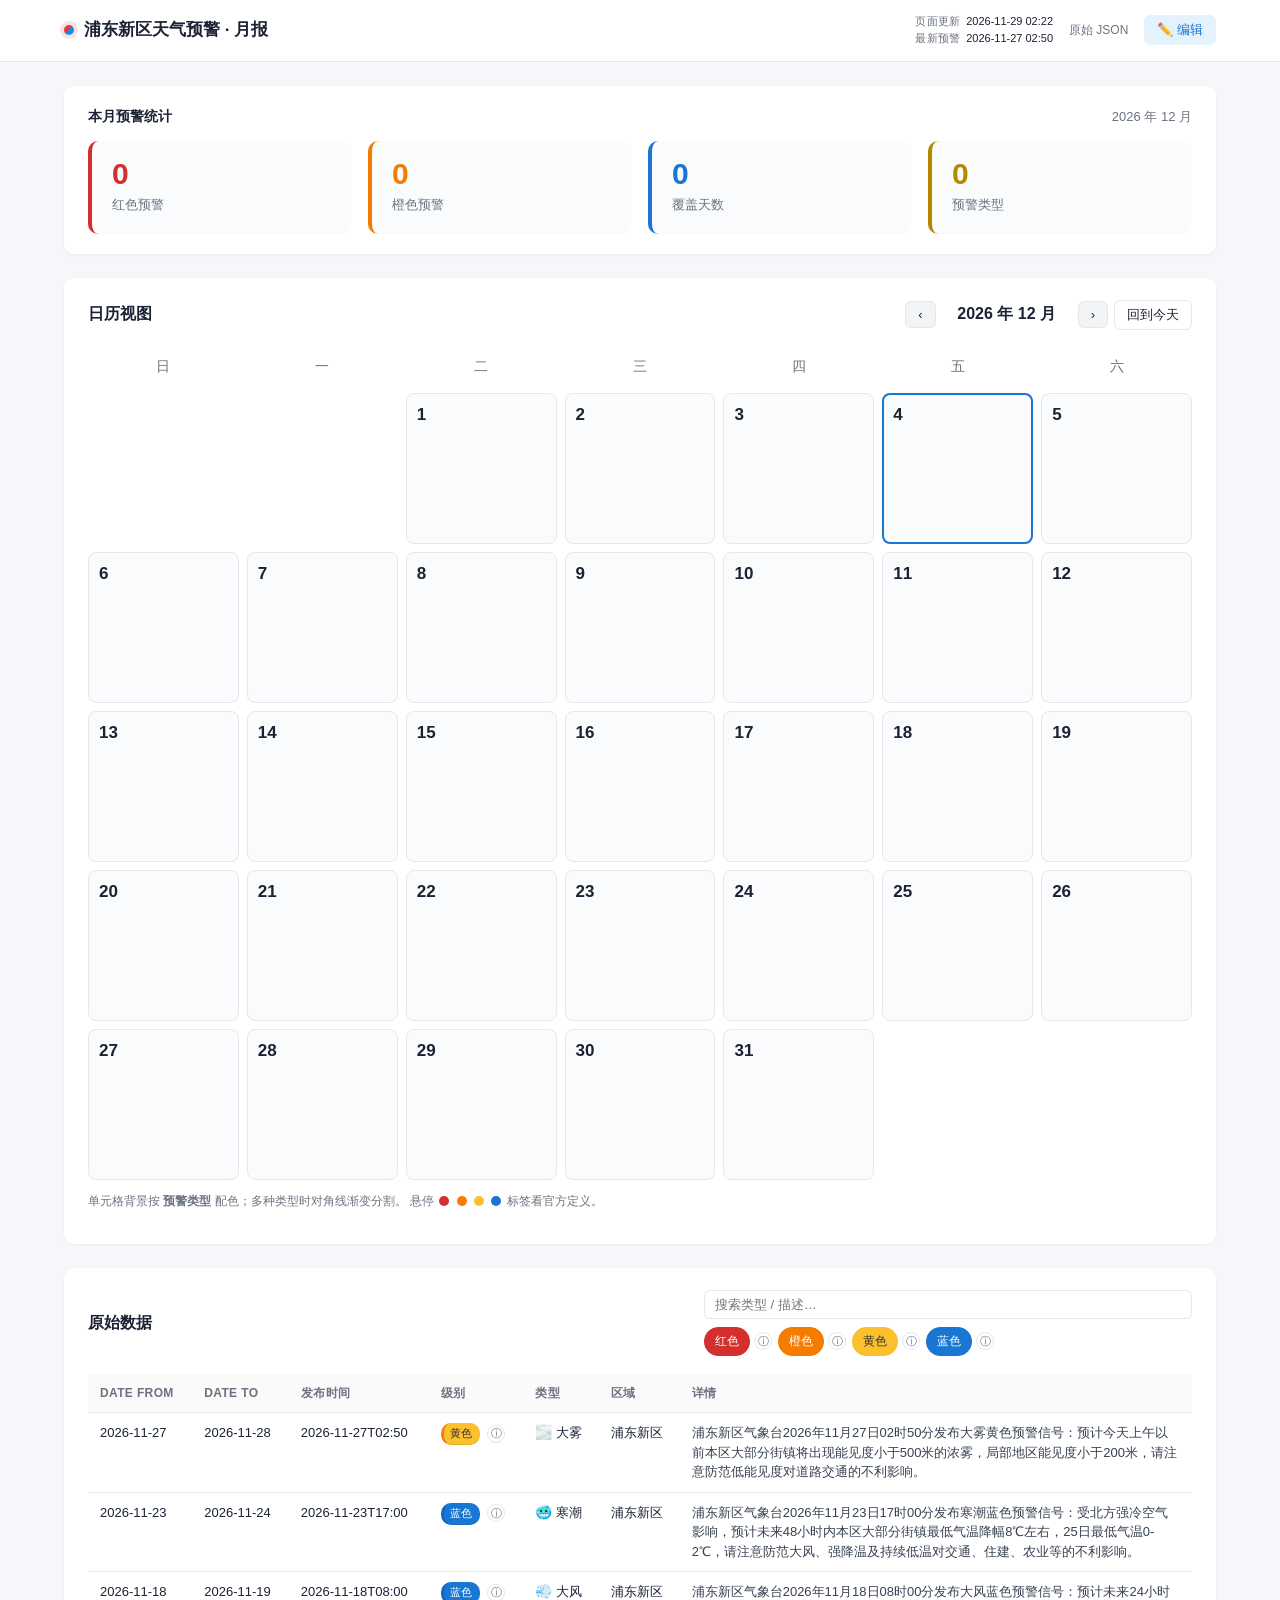
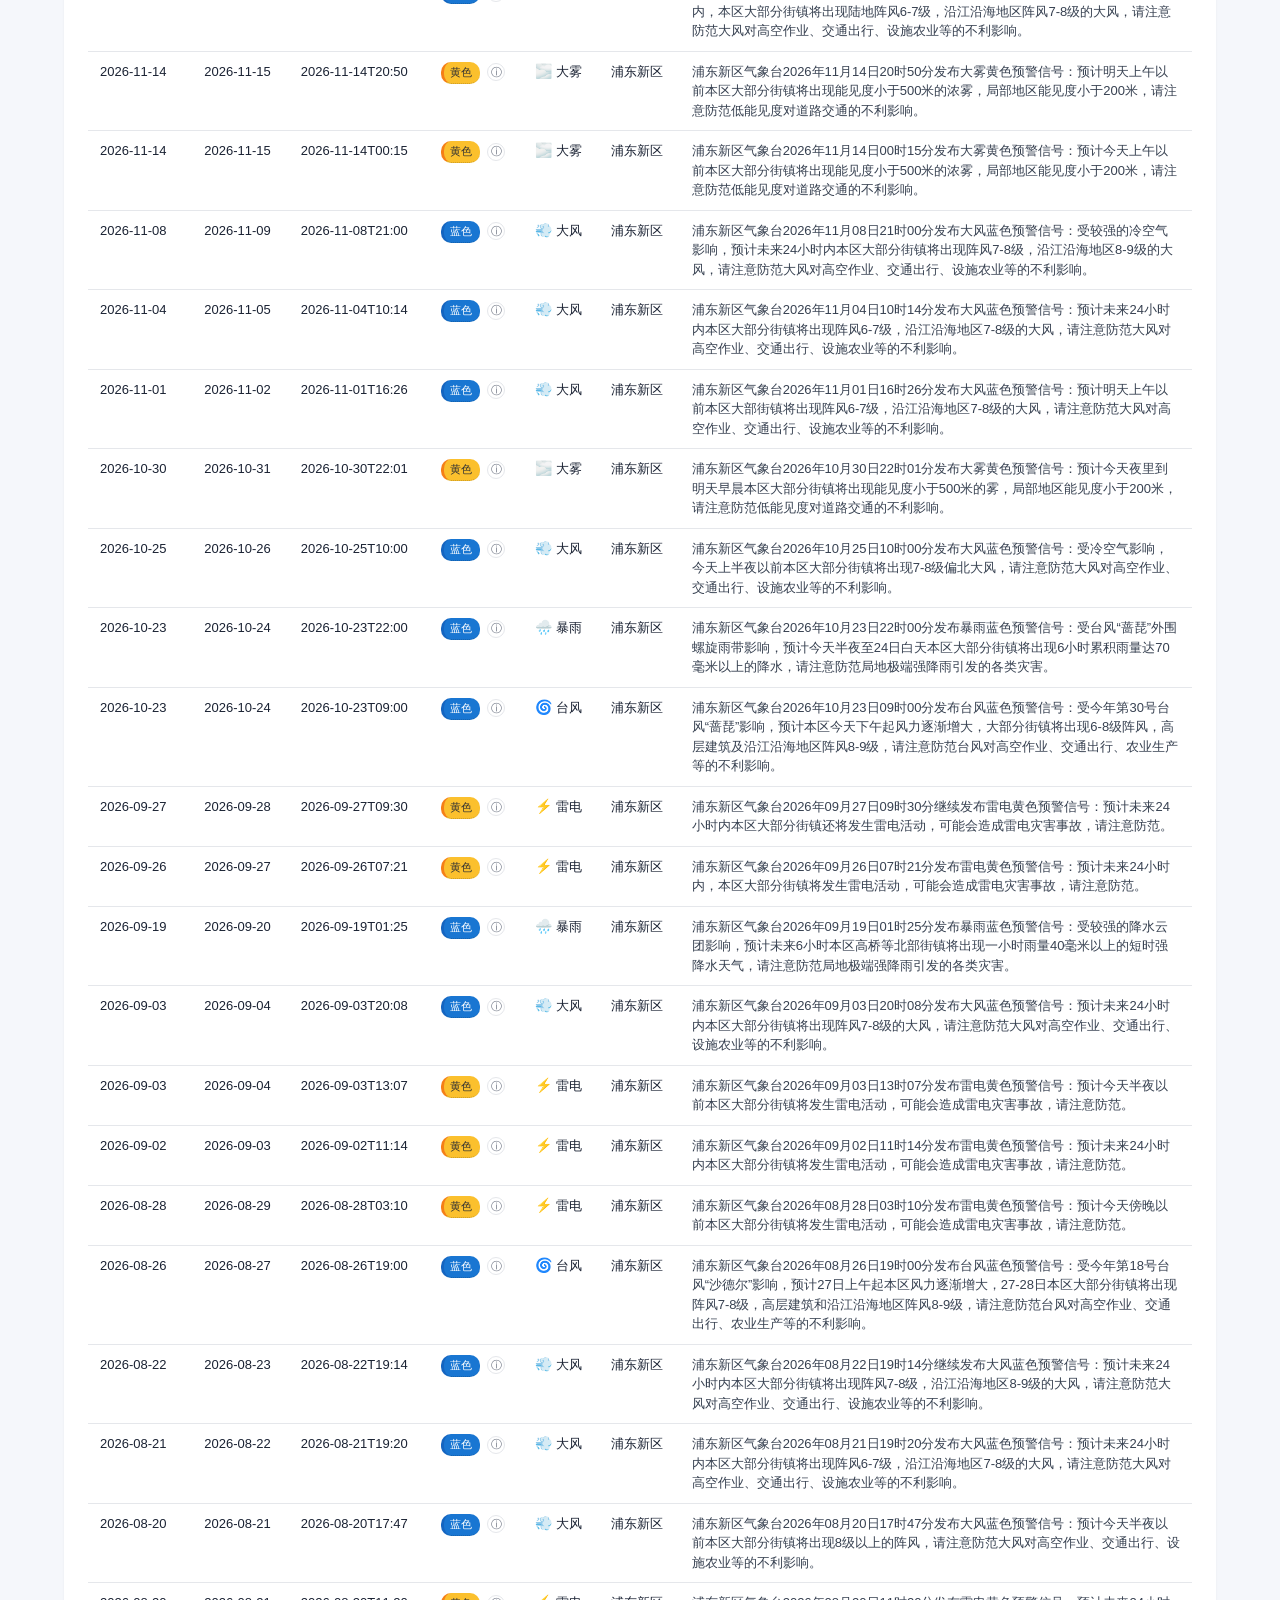
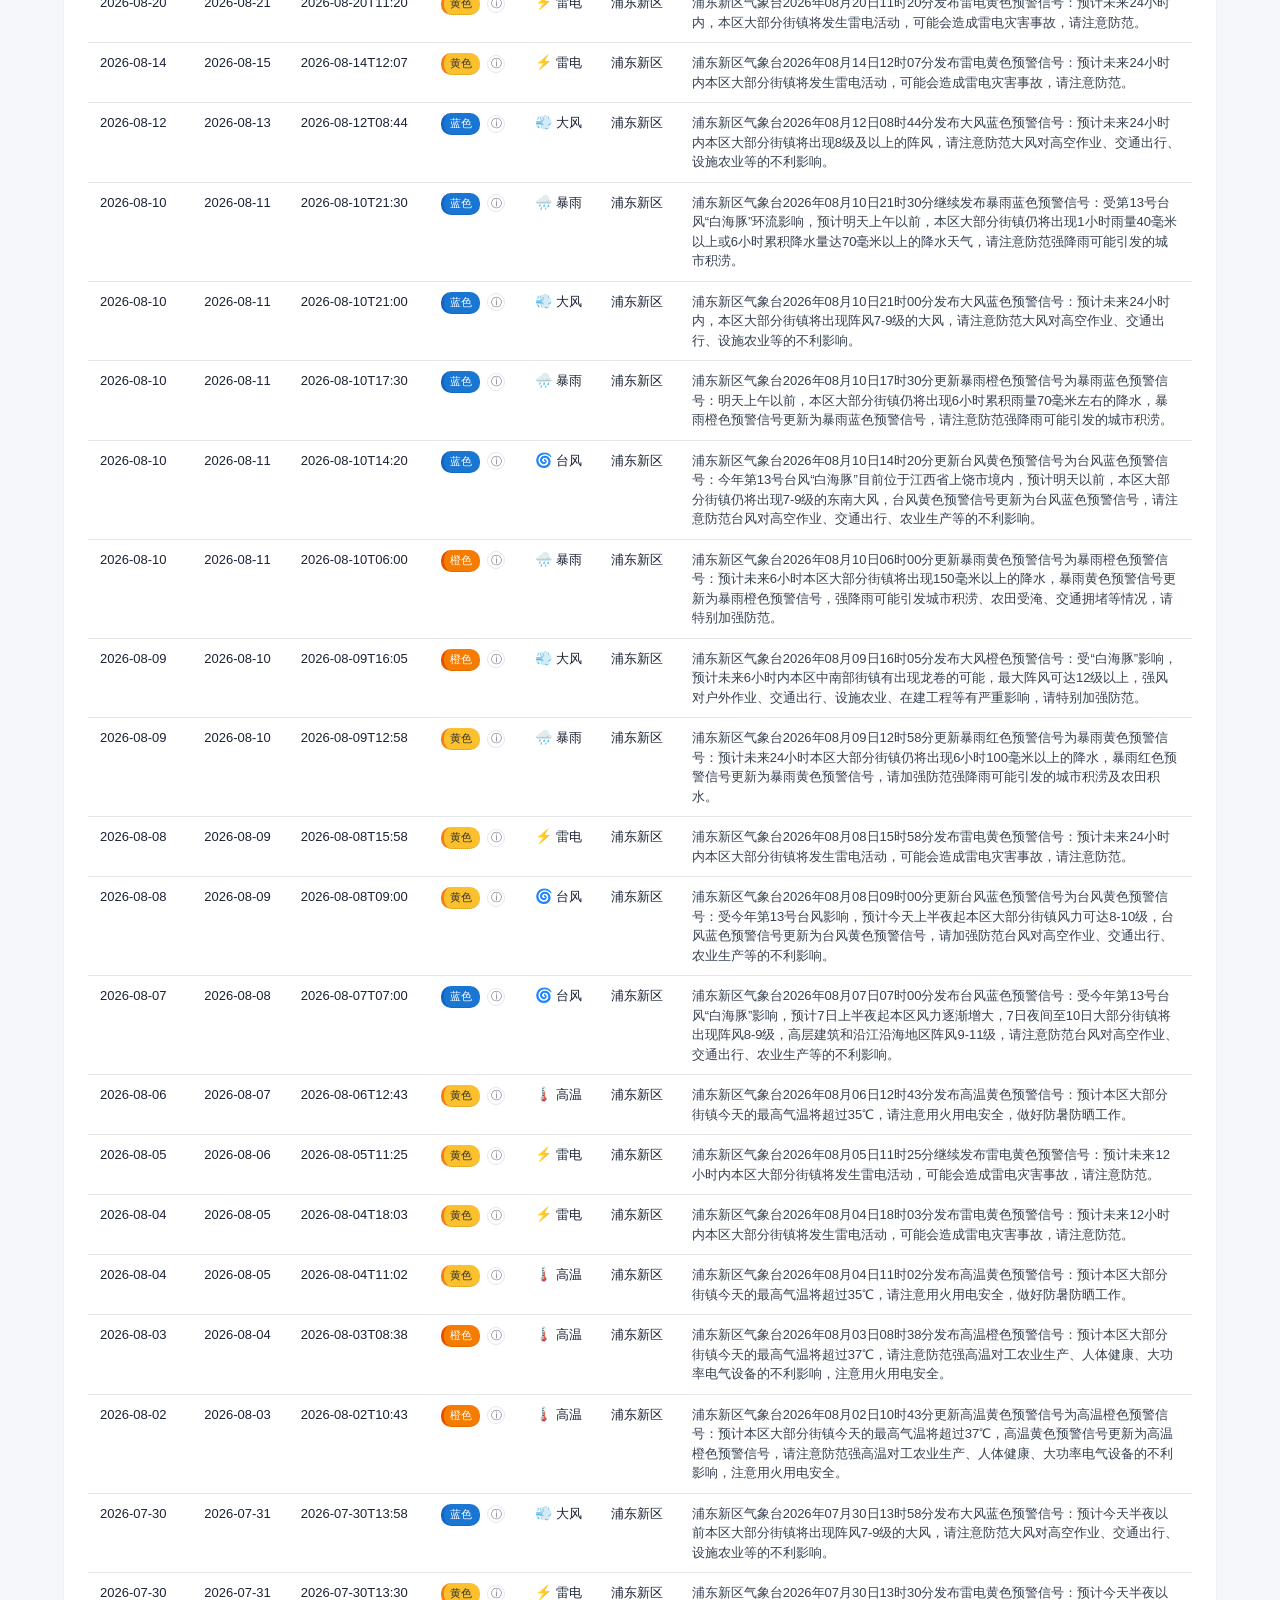
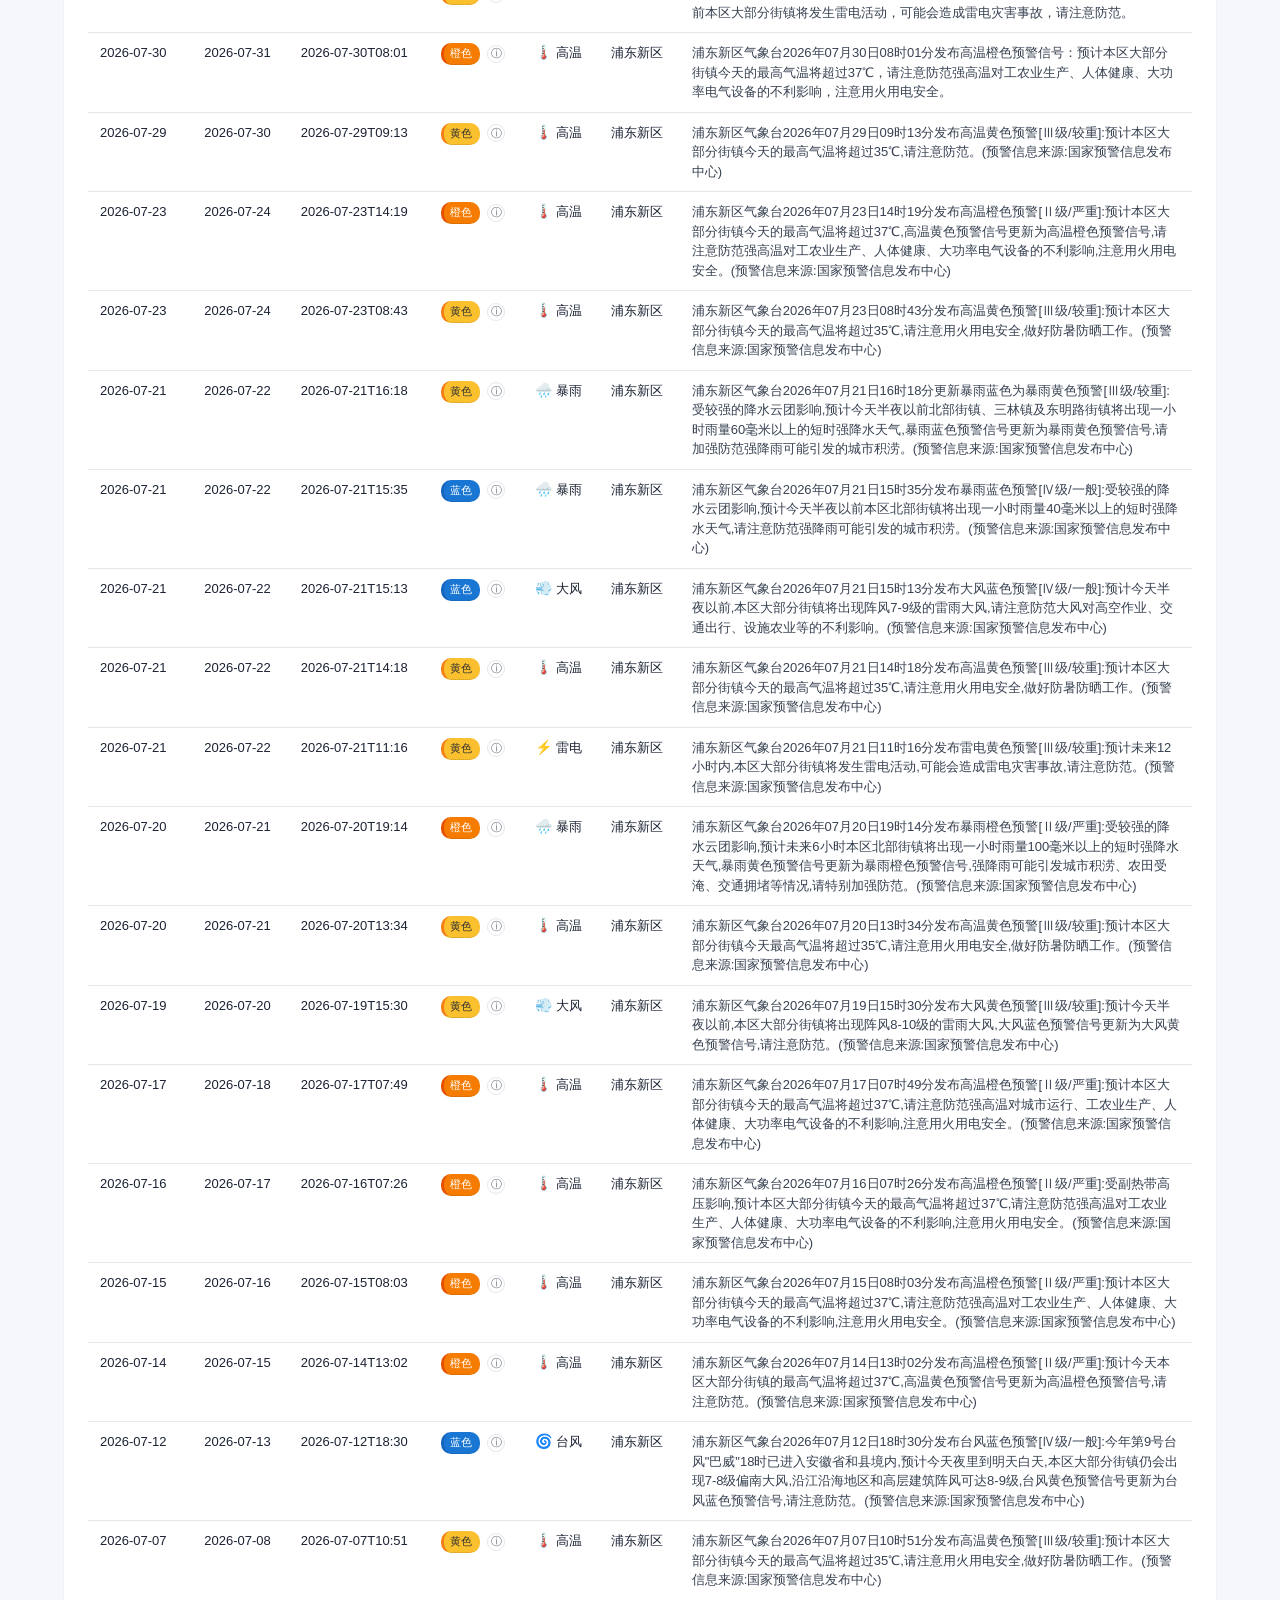
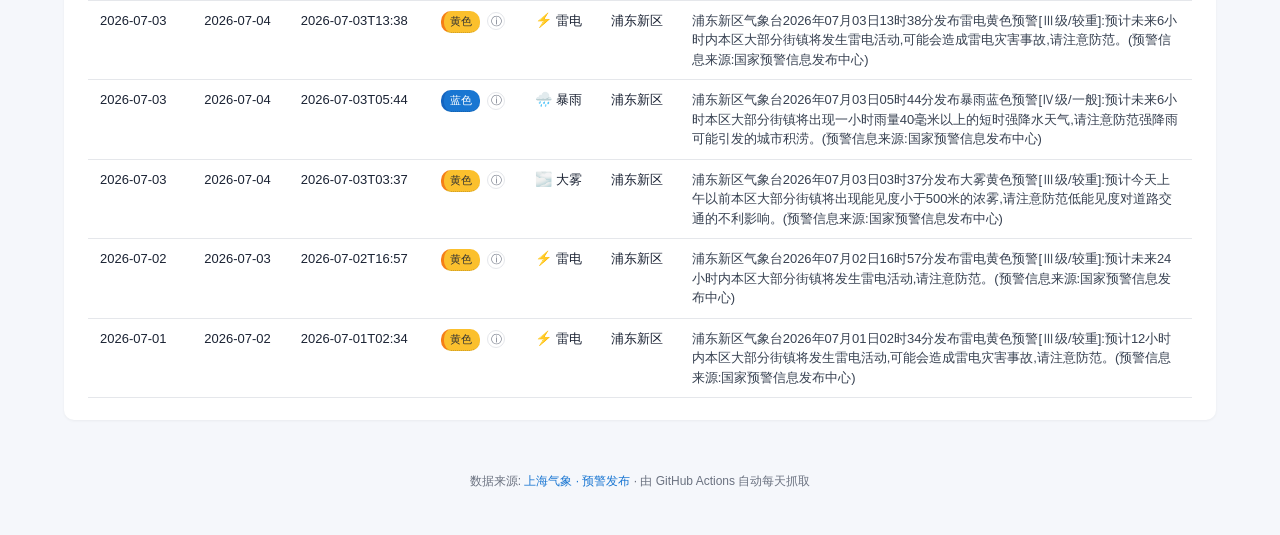
<file: docs/index.html>
<!doctype html>
<html lang="zh-CN">
<head>
  <meta charset="utf-8" />
  <meta name="viewport" content="width=device-width, initial-scale=1" />
  <title>浦东新区天气预警 · 月报</title>
  <link rel="stylesheet" href="styles.css" />
</head>
<body>
  <header class="topbar">
    <div class="topbar__inner">
      <div class="brand">
        <span class="brand__dot"></span>
        <h1>浦东新区天气预警 · 月报</h1>
      </div>
      <div class="topbar__meta">
        <div class="meta-stack">
          <div class="meta-stack__row">
            <span class="meta-stack__label">页面更新</span>
            <span id="pageUpdated" class="meta-stack__value">—</span>
          </div>
          <div class="meta-stack__row">
            <span class="meta-stack__label">最新预警</span>
            <span id="lastUpdated" class="meta-stack__value">—</span>
          </div>
        </div>
        <a class="topbar__link" href="data/warnings.json" target="_blank" rel="noopener">原始 JSON</a>
        <button id="editToggle" class="btn btn--edit" title="进入编辑模式">✏️ 编辑</button>
      </div>
    </div>
  </header>

  <main class="main">
    <!-- Summary tiles -->
    <section class="summary" id="summary">
      <div class="summary__header">
        <span class="summary__title">本月预警统计</span>
        <span class="summary__month" id="summaryMonth">—</span>
      </div>
      <div class="tiles">
        <div class="tile tile--red">
          <div class="tile__count" id="cntRed">0</div>
          <div class="tile__label">红色预警</div>
        </div>
        <div class="tile tile--orange">
          <div class="tile__count" id="cntOrange">0</div>
          <div class="tile__label">橙色预警</div>
        </div>
        <div class="tile tile--days">
          <div class="tile__count" id="cntDays">0</div>
          <div class="tile__label">覆盖天数</div>
        </div>
        <div class="tile tile--types">
          <div class="tile__count" id="cntTypes">0</div>
          <div class="tile__label">预警类型</div>
        </div>
      </div>
    </section>

    <!-- Edit-mode banner -->
    <div id="editBanner" class="edit-banner hidden">
      <span>✏️ <strong>编辑模式</strong> — 你对数据的修改只保存在浏览器，导出后需要手动上传到 GitHub 才会影响下周的邮件总结。</span>
      <div class="edit-banner__actions">
        <button id="exportBtn" class="btn btn--primary">💾 保存并导出</button>
        <button id="resetBtn" class="btn">🔄 恢复原始</button>
        <button id="exitEditBtn" class="btn btn--ghost">退出编辑</button>
      </div>
    </div>

    <!-- Calendar -->
    <section class="section">
      <div class="section__head">
        <h2>日历视图</h2>
        <div class="calendar__nav">
          <button id="calPrev" class="btn">‹</button>
          <span id="calLabel" class="calendar__label">—</span>
          <button id="calNext" class="btn">›</button>
          <button id="calToday" class="btn btn--ghost">回到今天</button>
        </div>
      </div>
      <div id="calendar" class="calendar" role="grid"></div>
      <p class="muted small">
        单元格背景按 <strong>预警类型</strong> 配色；多种类型时对角线渐变分割。
        悬停 <span class="dot dot--red"></span> <span class="dot dot--orange"></span> <span class="dot dot--yellow"></span> <span class="dot dot--blue"></span> 标签看官方定义。
      </p>
    </section>

    <!-- Detail panel -->
    <section class="section section--hidden" id="detailSection">
      <div class="section__head">
        <h2 id="detailDate">—</h2>
        <button id="detailClose" class="btn btn--ghost">关闭</button>
      </div>
      <div id="detailList" class="detail-list"></div>
    </section>

    <!-- Raw table -->
    <section class="section">
      <div class="section__head">
        <h2>原始数据</h2>
        <div class="table__controls">
          <input id="search" class="input" type="search" placeholder="搜索类型 / 描述…" />
          <div id="levelFilter" class="level-filter" data-tip-anchor></div>
          <button id="addBtn" class="btn btn--primary hidden">➕ 添加预警</button>
        </div>
      </div>
      <div class="table__wrap">
        <table class="table" id="rawTable">
          <thead>
            <tr>
              <th>Date from</th>
              <th>Date to</th>
              <th>发布时间</th>
              <th>级别</th>
              <th>类型</th>
              <th>区域</th>
              <th>详情</th>
              <th class="hidden edit-only">操作</th>
            </tr>
          </thead>
          <tbody id="rawTableBody">
            <tr><td colspan="8" class="muted center">加载中…</td></tr>
          </tbody>
        </table>
      </div>
    </section>
  </main>

  <footer class="footer">
    <p>
      数据来源:
      <a href="https://sh.weather.com.cn/zhyj/index.shtml" target="_blank" rel="noopener">上海气象 · 预警发布</a>
      · 由 GitHub Actions 自动每天抓取
    </p>
  </footer>

  <!-- Edit form modal -->
  <div id="editModal" class="modal hidden">
    <div class="modal__backdrop" data-close-modal></div>
    <div class="modal__card">
      <div class="modal__head">
        <h3 id="editModalTitle">编辑预警</h3>
        <button class="btn btn--ghost" data-close-modal>✕</button>
      </div>
      <form id="editForm" class="modal__body">
        <div class="form__row">
          <label>类型</label>
          <select name="warning_type" class="input" required>
            <option>高温</option><option>暴雨</option><option>雷电</option><option>台风</option>
            <option>寒潮</option><option>暴雪</option><option>大雾</option><option>大风</option>
            <option>冰雹</option><option>干旱</option><option>霾</option><option>森林火险</option>
            <option>霜冻</option><option>道路结冰</option><option>沙尘暴</option>
          </select>
        </div>
        <div class="form__row">
          <label>级别</label>
          <select name="level" class="input" required>
            <option>橙色</option><option>红色</option><option>黄色</option><option>蓝色</option>
          </select>
        </div>
        <div class="form__row">
          <label>区域</label>
          <input name="area" class="input" value="浦东新区" required />
        </div>
        <div class="form__row form__row--two">
          <div>
            <label>Date from</label>
            <input name="date_from" type="date" class="input" required />
          </div>
          <div>
            <label>Date to</label>
            <input name="date_to" type="date" class="input" required />
          </div>
        </div>
        <div class="form__row">
          <label>发布时间</label>
          <input name="published_at" type="datetime-local" class="input" required />
        </div>
        <div class="form__row">
          <label>详情</label>
          <textarea name="description" class="input" rows="3" required></textarea>
        </div>
        <div class="modal__foot">
          <button type="button" class="btn" data-close-modal>取消</button>
          <button type="submit" class="btn btn--primary">💾 保存</button>
        </div>
      </form>
    </div>
  </div>

  <!-- Export modal -->
  <div id="exportModal" class="modal hidden">
    <div class="modal__backdrop" data-close-modal></div>
    <div class="modal__card modal__card--wide">
      <div class="modal__head">
        <h3>导出修改后的 JSON</h3>
        <button class="btn btn--ghost" data-close-modal>✕</button>
      </div>
      <div class="modal__body">
        <p class="muted small">把下面这段 JSON <strong>覆盖</strong>到 GitHub 仓库的 <code>data/warnings.json</code> 文件里，commit 后 GitHub Actions 会在 1-2 分钟内重新部署 H5，并且<strong>下一封邮件（周五早上 8 点）会自动用这份新数据</strong>。</p>
        <div class="export__buttons">
          <button id="copyBtn" class="btn btn--primary">📋 复制到剪贴板</button>
          <button id="downloadBtn" class="btn">⬇️ 下载 warnings.json</button>
          <a id="openGitHubBtn" class="btn" target="_blank" rel="noopener">🔗 打开 GitHub 编辑页</a>
        </div>
        <textarea id="exportText" class="export__textarea" readonly></textarea>
        <details class="muted small">
          <summary>看不到上面的链接？直接手动上传：</summary>
          <ol>
            <li>打开你的 GitHub 仓库页面</li>
            <li>点开 <code>data/warnings.json</code></li>
            <li>右上角铅笔图标 ✏️ 进入编辑</li>
            <li>全选（Ctrl/Cmd+A）→ 删掉所有内容</li>
            <li>粘贴刚才复制的 JSON</li>
            <li>滚到底部 → <strong>Commit changes</strong></li>
          </ol>
        </details>
      </div>
    </div>
  </div>

  <script src="app.js"></script>
</body>
</html>
</file>
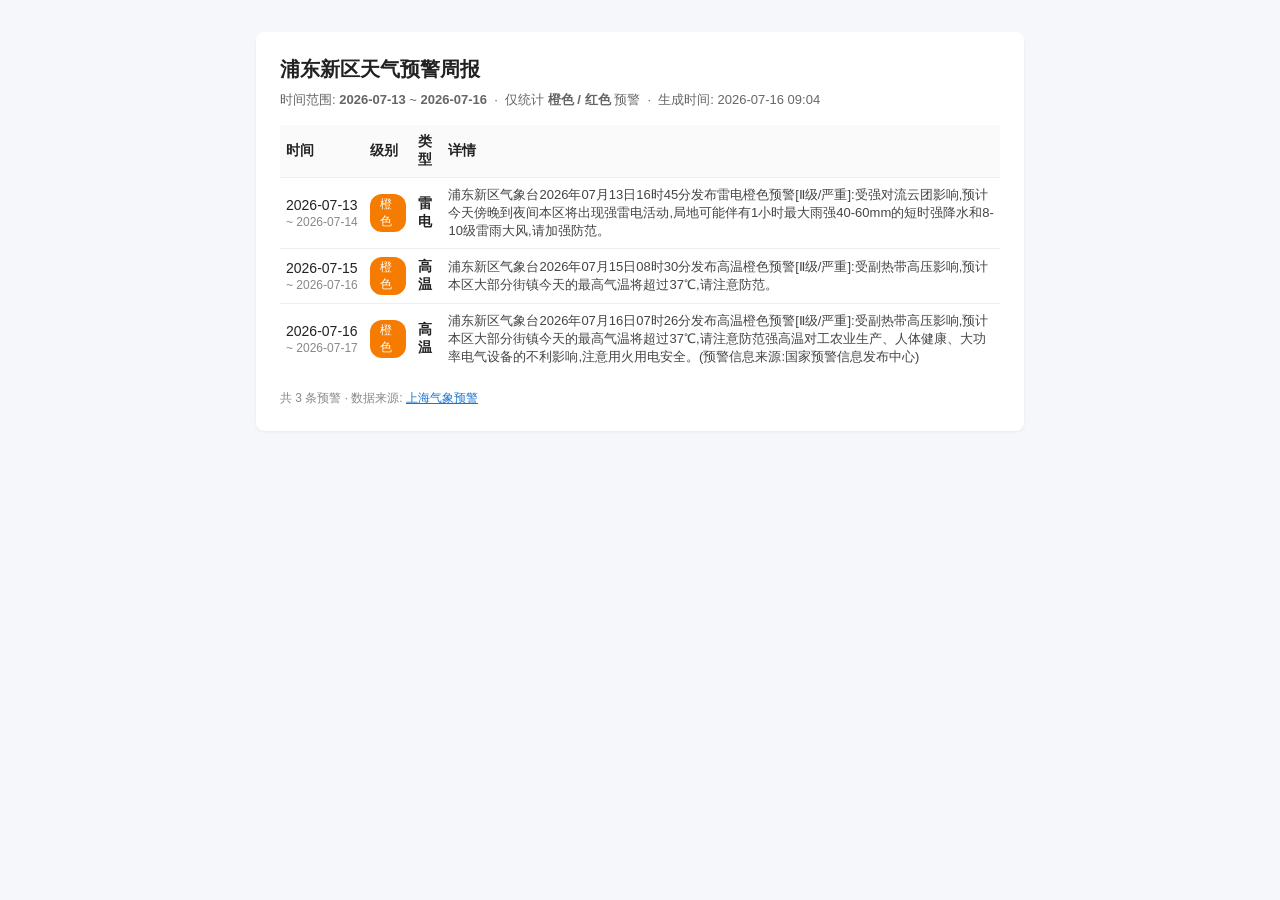
<file: email/preview.html>
<!doctype html>
<html lang="zh">
<head>
<meta charset="utf-8" />
<title>浦东新区天气预警周报</title>
</head>
<body style="font-family: -apple-system, 'Segoe UI', 'PingFang SC', 'Hiragino Sans GB', 'Microsoft YaHei', sans-serif; background:#f5f7fb; padding:24px; color:#222;">
  <div style="max-width:720px; margin:0 auto; background:#fff; border-radius:8px; padding:24px; box-shadow:0 1px 3px rgba(0,0,0,.06);">
    <h1 style="margin:0 0 8px; font-size:20px;">浦东新区天气预警周报</h1>
    <p style="margin:0 0 16px; color:#666; font-size:13px;">
      时间范围: <strong>2026-07-13</strong> ~ <strong>2026-07-16</strong> &nbsp;·&nbsp;
      仅统计 <strong>橙色 / 红色</strong> 预警 &nbsp;·&nbsp;
      生成时间: 2026-07-16 09:04
    </p>

    <table style="width:100%; border-collapse:collapse; font-size:14px;">
      <thead>
        <tr style="background:#fafafa; text-align:left;">
          <th style="padding:8px 6px;">时间</th>
          <th style="padding:8px 6px;">级别</th>
          <th style="padding:8px 6px;">类型</th>
          <th style="padding:8px 6px;">详情</th>
        </tr>
      </thead>
      <tbody>
        <tr>
          <td style="padding:8px 6px; border-top:1px solid #eee; white-space:nowrap;">2026-07-13<br><span style="color:#888; font-size:12px;">~ 2026-07-14</span></td>
          <td style="padding:8px 6px; border-top:1px solid #eee;"><span style="display:inline-block; padding:2px 10px; background:#f57c00; color:#fff; border-radius:12px; font-size:12px;">橙色</span></td>
          <td style="padding:8px 6px; border-top:1px solid #eee; font-weight:600;">雷电</td>
          <td style="padding:8px 6px; border-top:1px solid #eee; color:#444; font-size:13px;">浦东新区气象台2026年07月13日16时45分发布雷电橙色预警[Ⅱ级/严重]:受强对流云团影响,预计今天傍晚到夜间本区将出现强雷电活动,局地可能伴有1小时最大雨强40-60mm的短时强降水和8-10级雷雨大风,请加强防范。</td>
        </tr>
        <tr>
          <td style="padding:8px 6px; border-top:1px solid #eee; white-space:nowrap;">2026-07-15<br><span style="color:#888; font-size:12px;">~ 2026-07-16</span></td>
          <td style="padding:8px 6px; border-top:1px solid #eee;"><span style="display:inline-block; padding:2px 10px; background:#f57c00; color:#fff; border-radius:12px; font-size:12px;">橙色</span></td>
          <td style="padding:8px 6px; border-top:1px solid #eee; font-weight:600;">高温</td>
          <td style="padding:8px 6px; border-top:1px solid #eee; color:#444; font-size:13px;">浦东新区气象台2026年07月15日08时30分发布高温橙色预警[Ⅱ级/严重]:受副热带高压影响,预计本区大部分街镇今天的最高气温将超过37℃,请注意防范。</td>
        </tr>
        <tr>
          <td style="padding:8px 6px; border-top:1px solid #eee; white-space:nowrap;">2026-07-16<br><span style="color:#888; font-size:12px;">~ 2026-07-17</span></td>
          <td style="padding:8px 6px; border-top:1px solid #eee;"><span style="display:inline-block; padding:2px 10px; background:#f57c00; color:#fff; border-radius:12px; font-size:12px;">橙色</span></td>
          <td style="padding:8px 6px; border-top:1px solid #eee; font-weight:600;">高温</td>
          <td style="padding:8px 6px; border-top:1px solid #eee; color:#444; font-size:13px;">浦东新区气象台2026年07月16日07时26分发布高温橙色预警[Ⅱ级/严重]:受副热带高压影响,预计本区大部分街镇今天的最高气温将超过37℃,请注意防范强高温对工农业生产、人体健康、大功率电气设备的不利影响,注意用火用电安全。(预警信息来源:国家预警信息发布中心)</td>
        </tr>
      </tbody>
    </table>
    <p style="margin:16px 0 0; color:#888; font-size:12px;">共 3 条预警 · 数据来源:
      <a href="https://sh.weather.com.cn/zhyj/index.shtml" style="color:#1976d2;">上海气象预警</a>
    </p>

  </div>
</body>
</html>
</file>
<file: docs/styles.css>
/* =============================================================
   Pudong Weather Alert — H5 page v4
   ============================================================= */

:root {
  --bg: #f5f7fb;
  --card: #ffffff;
  --text: #1a2233;
  --muted: #6b7280;
  --border: #e5e7eb;
  --red: #d32f2f;
  --red-soft: #fdecec;
  --orange: #f57c00;
  --orange-soft: #fff3e0;
  --yellow: #fbc02d;
  --yellow-soft: #fffde7;
  --blue: #1976d2;
  --blue-soft: #e3f2fd;
  --accent: #1976d2;
  --accent-soft: #e3f2fd;
  --shadow: 0 1px 3px rgba(0, 0, 0, 0.05);
  --radius: 10px;
}

* { box-sizing: border-box; }

html, body {
  margin: 0;
  padding: 0;
  background: var(--bg);
  color: var(--text);
  font-family: -apple-system, BlinkMacSystemFont, "Segoe UI", "PingFang SC",
    "Hiragino Sans GB", "Microsoft YaHei", "Noto Sans CJK SC", sans-serif;
  font-size: 14px;
  line-height: 1.55;
}

a { color: var(--accent); text-decoration: none; }
a:hover { text-decoration: underline; }
code { background: #f0f0f3; padding: 1px 5px; border-radius: 3px; font-size: 12px; }

.muted { color: var(--muted); }
.small { font-size: 12px; }
.center { text-align: center; }
.hidden { display: none !important; }

/* Top bar */
.topbar {
  background: #fff;
  border-bottom: 1px solid var(--border);
  position: sticky;
  top: 0;
  z-index: 50;
}
.topbar__inner {
  max-width: 1200px;
  margin: 0 auto;
  padding: 14px 24px;
  display: flex;
  align-items: center;
  justify-content: space-between;
  gap: 16px;
  flex-wrap: wrap;
}
.brand { display: flex; align-items: center; gap: 10px; }
.brand h1 { margin: 0; font-size: 17px; font-weight: 600; }
.brand__dot {
  width: 10px; height: 10px; border-radius: 50%;
  background: linear-gradient(135deg, #e53935 0 50%, #1e88e5 50% 100%);
  box-shadow: 0 0 0 4px rgba(229, 57, 53, 0.15);
}
.topbar__meta { display: flex; align-items: center; gap: 16px; font-size: 12px; }
.topbar__link { color: var(--muted); }

.meta-stack {
  display: flex;
  flex-direction: column;
  gap: 2px;
  font-size: 11px;
  line-height: 1.4;
  text-align: right;
}
.meta-stack__row { display: flex; gap: 6px; align-items: baseline; justify-content: flex-end; }
.meta-stack__label { color: var(--muted); font-weight: 500; letter-spacing: .02em; }
.meta-stack__value { color: var(--text); font-variant-numeric: tabular-nums; font-weight: 500; }

/* Main */
.main {
  max-width: 1200px;
  margin: 0 auto;
  padding: 24px;
  display: flex;
  flex-direction: column;
  gap: 24px;
}

/* Summary tiles */
.summary {
  background: var(--card);
  border-radius: var(--radius);
  padding: 20px 24px;
  box-shadow: var(--shadow);
}
.summary__header {
  display: flex;
  align-items: baseline;
  justify-content: space-between;
  margin-bottom: 14px;
  flex-wrap: wrap;
  gap: 8px;
}
.summary__title {
  font-size: 14px;
  font-weight: 600;
  color: var(--text);
}
.summary__month {
  font-size: 13px;
  color: var(--muted);
  font-variant-numeric: tabular-nums;
}
.tiles {
  display: grid;
  grid-template-columns: repeat(4, 1fr);
  gap: 16px;
}
.tile {
  background: #fafbfc;
  border-radius: var(--radius);
  padding: 18px 20px;
  border-left: 4px solid var(--border);
  display: flex;
  flex-direction: column;
  gap: 6px;
}
.tile__count { font-size: 30px; font-weight: 700; line-height: 1; font-variant-numeric: tabular-nums; }
.tile__label { font-size: 13px; color: var(--muted); }
.tile--red { border-left-color: var(--red); }
.tile--red .tile__count { color: var(--red); }
.tile--orange { border-left-color: var(--orange); }
.tile--orange .tile__count { color: var(--orange); }
.tile--days { border-left-color: var(--accent); }
.tile--days .tile__count { color: var(--accent); }
.tile--types { border-left-color: #b58800; }
.tile--types .tile__count { color: #b58800; }

/* Section */
.section {
  background: var(--card);
  border-radius: var(--radius);
  padding: 22px 24px;
  box-shadow: var(--shadow);
}
.section--hidden { display: none; }
.section__head {
  display: flex;
  align-items: center;
  justify-content: space-between;
  margin-bottom: 18px;
  flex-wrap: wrap;
  gap: 12px;
}
.section__head h2 { margin: 0; font-size: 16px; font-weight: 600; }

/* Edit banner */
.edit-banner {
  background: #fff8e1;
  border: 1px solid #fbc02d;
  border-radius: var(--radius);
  padding: 12px 18px;
  display: flex;
  align-items: center;
  justify-content: space-between;
  gap: 12px;
  flex-wrap: wrap;
  font-size: 13px;
  box-shadow: var(--shadow);
}
.edit-banner__actions { display: flex; gap: 8px; flex-wrap: wrap; }

/* Calendar */
.calendar__nav { display: flex; align-items: center; gap: 6px; }
.calendar__label {
  display: inline-block;
  min-width: 130px;
  text-align: center;
  font-weight: 600;
  font-size: 16px;
}
.calendar {
  display: grid;
  grid-template-columns: repeat(7, 1fr);
  gap: 8px;
}
.calendar__weekday {
  text-align: center;
  font-size: 14px;
  color: var(--muted);
  padding: 8px 0;
  font-weight: 500;
}
.calendar__cell {
  aspect-ratio: 1 / 1;
  min-height: 88px;
  border: 1px solid var(--border);
  border-radius: 8px;
  padding: 8px 10px;
  font-size: 15px;
  display: flex;
  flex-direction: column;
  justify-content: space-between;
  cursor: default;
  position: relative;
  overflow: hidden;
  background: #fafbfc;
}
.calendar__cell--empty { background: transparent; border: 0; }
.calendar__cell--today {
  outline: 2px solid var(--accent);
  outline-offset: -2px;
}
.calendar__cell--has-warning { cursor: pointer; }
.calendar__cell--has-warning:hover {
  transform: translateY(-2px);
  box-shadow: 0 6px 16px rgba(0,0,0,.15);
}
.calendar__date {
  font-weight: 700;
  font-size: 17px;
  color: var(--text);
  z-index: 1;
}
/* Soft/pastel cells: dark text, no shadow */
.calendar__cell.cell-solid .calendar__date,
.calendar__cell.cell-multi .calendar__date {
  color: var(--text);
  text-shadow: none;
}
.calendar__chips {
  display: flex;
  gap: 4px;
  flex-wrap: wrap;
  z-index: 1;
}
.calendar__chip {
  font-size: 14px;
  padding: 4px 9px;
  border-radius: 5px;
  color: #fff;
  font-weight: 700;
  display: inline-flex;
  align-items: center;
  gap: 4px;
  box-shadow: 0 1px 2px rgba(0,0,0,.15);
}
.calendar__chip .chip__type-name {
  font-weight: 700;
  letter-spacing: 0.02em;
  font-size: 14px;
}
.chip--red { background: #c62828; }
.chip--orange { background: #e65100; }
.chip--yellow { background: #f57f17; color: #fff; }
.chip--blue { background: #1565c0; }
.chip--more { background: rgba(0,0,0,.5); }

/* Type icons */
.type-icon { font-size: 14px; line-height: 1; }
.type-icon--lg { font-size: 18px; }

/* Buttons & inputs */
.btn {
  background: #f3f4f6;
  border: 1px solid var(--border);
  border-radius: 6px;
  padding: 5px 12px;
  font-size: 13px;
  cursor: pointer;
  color: var(--text);
  transition: background .12s;
  font-family: inherit;
  text-decoration: none;
  display: inline-block;
}
.btn:hover { background: #e5e7eb; }
.btn--ghost { background: transparent; }
.btn--primary {
  background: var(--accent);
  color: #fff;
  border-color: var(--accent);
}
.btn--primary:hover { background: #1565c0; }
.btn--edit {
  background: var(--accent-soft);
  border-color: var(--accent-soft);
  color: var(--accent);
  font-weight: 500;
}
.btn--edit:hover { background: #bbdefb; }
.btn--edit.active {
  background: #fbc02d;
  border-color: #fbc02d;
  color: #333;
}
.btn--danger { color: var(--red); }
.btn--sm { padding: 3px 8px; font-size: 12px; }

.input {
  background: #fff;
  border: 1px solid var(--border);
  border-radius: 6px;
  padding: 6px 10px;
  font-size: 13px;
  color: var(--text);
  outline: none;
  font-family: inherit;
  width: 100%;
}
.input:focus { border-color: var(--accent); }
textarea.input { resize: vertical; min-height: 60px; font-family: inherit; }

/* Level filter (multi-select) */
.level-filter {
  display: flex;
  gap: 6px;
  align-items: center;
}
.level-toggle {
  display: inline-flex;
  align-items: center;
  cursor: pointer;
  user-select: none;
}
.level-toggle input { position: absolute; opacity: 0; pointer-events: none; }
.level-toggle__pill {
  display: inline-flex;
  align-items: center;
  padding: 4px 10px;
  border-radius: 14px;
  font-size: 12px;
  font-weight: 500;
  background: #f3f4f6;
  color: #555;
  border: 1.5px solid transparent;
  transition: all .15s;
}
.level-toggle input:checked + .level-toggle__pill--red {
  background: var(--red); color: #fff; border-color: var(--red);
}
.level-toggle input:checked + .level-toggle__pill--orange {
  background: var(--orange); color: #fff; border-color: var(--orange);
}
.level-toggle input:checked + .level-toggle__pill--yellow {
  background: var(--yellow); color: #333; border-color: var(--yellow);
}
.level-toggle input:checked + .level-toggle__pill--blue {
  background: var(--blue); color: #fff; border-color: var(--blue);
}
.level-toggle input:not(:checked) + .level-toggle__pill {
  opacity: 0.5;
}
.level-toggle:hover .level-toggle__pill { transform: translateY(-1px); }

/* Info icon (click to show tooltip) */
.info-icon {
  display: inline-flex;
  align-items: center;
  justify-content: center;
  width: 18px;
  height: 18px;
  border-radius: 50%;
  background: rgba(255,255,255,.85);
  border: 1px solid var(--border);
  color: var(--muted);
  font-size: 11px;
  cursor: pointer;
  margin-left: 4px;
  padding: 0;
  user-select: none;
  vertical-align: middle;
  transition: all .12s;
}
.info-icon:hover {
  background: var(--accent);
  color: #fff;
  border-color: var(--accent);
  transform: scale(1.1);
}
.info-icon--lg {
  font-size: 11px;
  padding: 3px 10px;
  width: auto;
  height: auto;
  border-radius: 14px;
  font-weight: 500;
  background: #f5f7fb;
}
.info-icon--lg:hover { background: var(--accent-soft); color: var(--accent); border-color: var(--accent); transform: translateY(-1px); }

/* Tip popover */
.tip-popover {
  position: fixed;
  z-index: 200;
  background: #fff;
  border: 1px solid var(--border);
  border-radius: 10px;
  box-shadow: 0 10px 30px rgba(0,0,0,.18);
  padding: 14px 18px;
  max-width: 380px;
  min-width: 220px;
  font-size: 13px;
  line-height: 1.6;
  color: var(--text);
}
.tip-popover.hidden { display: none; }
.tip-popover__close {
  position: absolute;
  top: 6px;
  right: 8px;
  background: transparent;
  border: 0;
  color: var(--muted);
  font-size: 16px;
  cursor: pointer;
  padding: 4px 8px;
  line-height: 1;
}
.tip-popover__close:hover { color: var(--text); }
.tip-popover__head {
  font-size: 14px;
  margin-bottom: 4px;
  color: var(--text);
}
.tip-popover__head strong { color: var(--accent); }
.tip-popover__content > div:not(:last-child) {
  margin-bottom: 8px;
  padding-bottom: 8px;
  border-bottom: 1px dashed var(--border);
}

/* Detail */
.detail-list { display: flex; flex-direction: column; gap: 12px; }
.detail-item {
  border: 1px solid var(--border);
  border-left: 4px solid var(--border);
  border-radius: 6px;
  padding: 12px 16px;
  background: #fafbfc;
}
.detail-item--red { border-left-color: var(--red); }
.detail-item--orange { border-left-color: var(--orange); }
.detail-item--yellow { border-left-color: var(--yellow); }
.detail-item--blue { border-left-color: var(--blue); }
.detail-item__head {
  display: flex;
  align-items: center;
  gap: 8px;
  margin-bottom: 6px;
  flex-wrap: wrap;
}
.badge {
  display: inline-flex;
  align-items: center;
  gap: 4px;
  font-size: 11px;
  padding: 2px 8px;
  border-radius: 10px;
  color: #fff;
  font-weight: 500;
  cursor: help;
  border-bottom: 1px dotted rgba(0,0,0,.2);
}
.badge--red { background: var(--red); }
.badge--orange { background: var(--orange); }
.badge--yellow { background: var(--yellow); color: #333; }
.badge--blue { background: var(--blue); }
.detail-item__desc { font-size: 13px; color: #374151; line-height: 1.6; }
.detail-item__time { font-size: 12px; color: var(--muted); margin-top: 4px; }
.detail-item__tip {
  margin-top: 6px;
  padding: 6px 10px;
  background: #fffbe6;
  border-left: 3px solid #fbc02d;
  border-radius: 4px;
  font-size: 12px;
  line-height: 1.5;
}

/* Table */
.table__controls { display: flex; gap: 8px; flex-wrap: wrap; align-items: center; }
.table__wrap { overflow-x: auto; }
.table {
  width: 100%;
  border-collapse: collapse;
  font-size: 13px;
}
.table th, .table td {
  padding: 10px 12px;
  text-align: left;
  border-bottom: 1px solid var(--border);
  vertical-align: top;
}
.table th {
  background: #fafafa;
  font-weight: 600;
  color: var(--muted);
  font-size: 12px;
  text-transform: uppercase;
  letter-spacing: .03em;
}
.table tbody tr:hover { background: #fafbfc; }
.table .desc-cell {
  max-width: 480px;
  color: #374151;
  line-height: 1.5;
}
.table .row-actions { display: flex; gap: 4px; }

/* Dots for legend */
.dot {
  display: inline-block;
  width: 10px; height: 10px;
  border-radius: 50%;
  vertical-align: middle;
  margin: 0 2px;
}
.dot--red { background: var(--red); }
.dot--orange { background: var(--orange); }
.dot--yellow { background: var(--yellow); }
.dot--blue { background: var(--blue); }

/* Footer */
.footer {
  max-width: 1200px;
  margin: 0 auto;
  padding: 16px 24px 32px;
  text-align: center;
  color: var(--muted);
  font-size: 12px;
}

/* Modal */
.modal {
  position: fixed;
  inset: 0;
  z-index: 100;
  display: flex;
  align-items: center;
  justify-content: center;
  padding: 20px;
}
.modal__backdrop {
  position: absolute;
  inset: 0;
  background: rgba(0, 0, 0, 0.4);
}
.modal__card {
  position: relative;
  background: #fff;
  border-radius: 12px;
  box-shadow: 0 10px 30px rgba(0,0,0,.15);
  max-width: 540px;
  width: 100%;
  max-height: 90vh;
  overflow: hidden;
  display: flex;
  flex-direction: column;
}
.modal__card--wide { max-width: 760px; }
.modal__head {
  display: flex;
  align-items: center;
  justify-content: space-between;
  padding: 16px 20px;
  border-bottom: 1px solid var(--border);
}
.modal__head h3 { margin: 0; font-size: 16px; }
.modal__body {
  padding: 20px;
  overflow-y: auto;
  flex: 1;
}
.modal__foot {
  padding: 12px 20px;
  border-top: 1px solid var(--border);
  display: flex;
  justify-content: flex-end;
  gap: 8px;
}

.form__row { margin-bottom: 12px; }
.form__row label {
  display: block;
  margin-bottom: 4px;
  font-size: 12px;
  color: var(--muted);
  font-weight: 500;
}
.form__row--two {
  display: grid;
  grid-template-columns: 1fr 1fr;
  gap: 12px;
}

.export__buttons {
  display: flex;
  gap: 8px;
  flex-wrap: wrap;
  margin-bottom: 12px;
}
.export__textarea {
  width: 100%;
  height: 240px;
  font-family: ui-monospace, "SF Mono", Menlo, Consolas, monospace;
  font-size: 12px;
  background: #fafbfc;
  border: 1px solid var(--border);
  border-radius: 6px;
  padding: 10px;
  resize: vertical;
  outline: none;
}
details { margin-top: 12px; }
details summary { cursor: pointer; padding: 4px 0; }
details ol { padding-left: 20px; margin: 8px 0; }
details li { margin-bottom: 4px; }

/* Responsive */
@media (max-width: 720px) {
  .tiles { grid-template-columns: repeat(2, 1fr); }
  .topbar__inner { padding: 12px 16px; flex-wrap: wrap; }
  .main { padding: 16px; gap: 16px; }
  .section { padding: 16px; }
  .calendar__cell { padding: 4px 5px; font-size: 12px; }
  .calendar__chip { font-size: 9px; padding: 0 3px; }
  .form__row--two { grid-template-columns: 1fr; }
  .level-filter { flex-wrap: wrap; }
}
</file>
